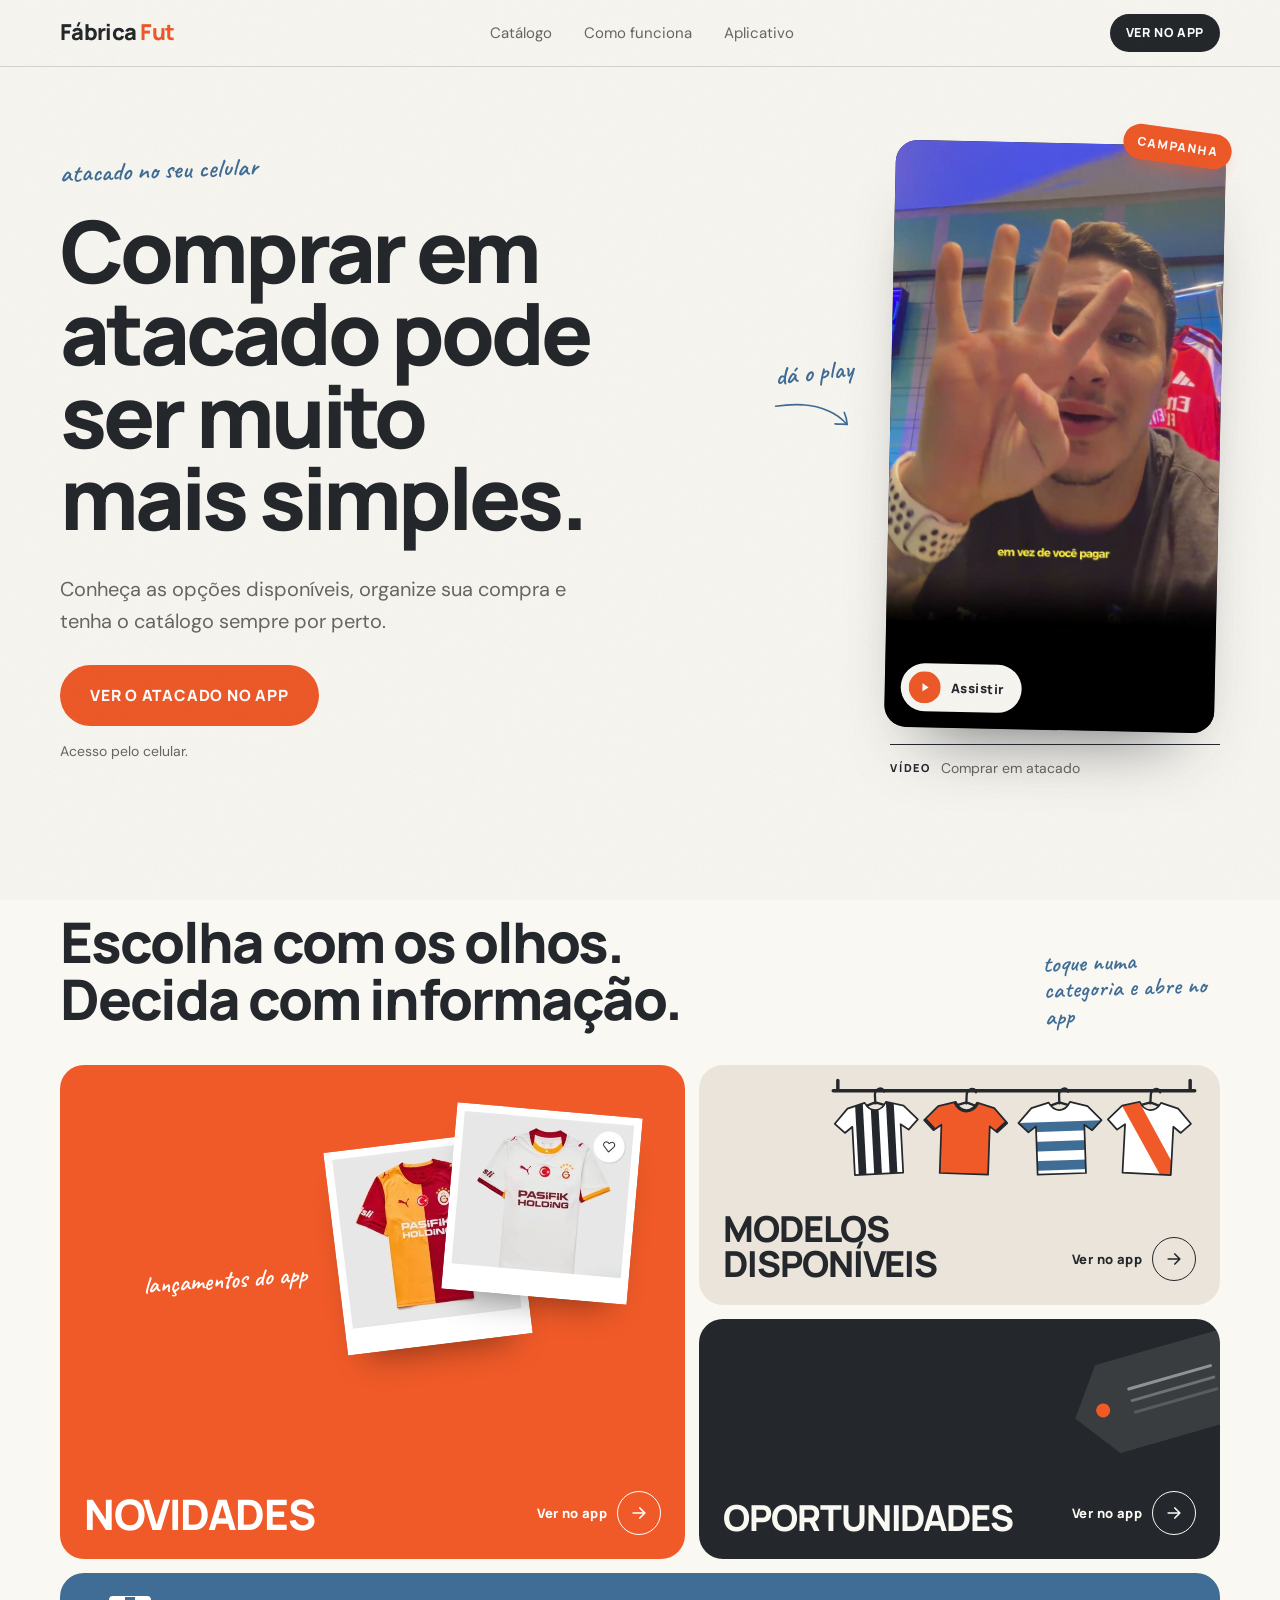
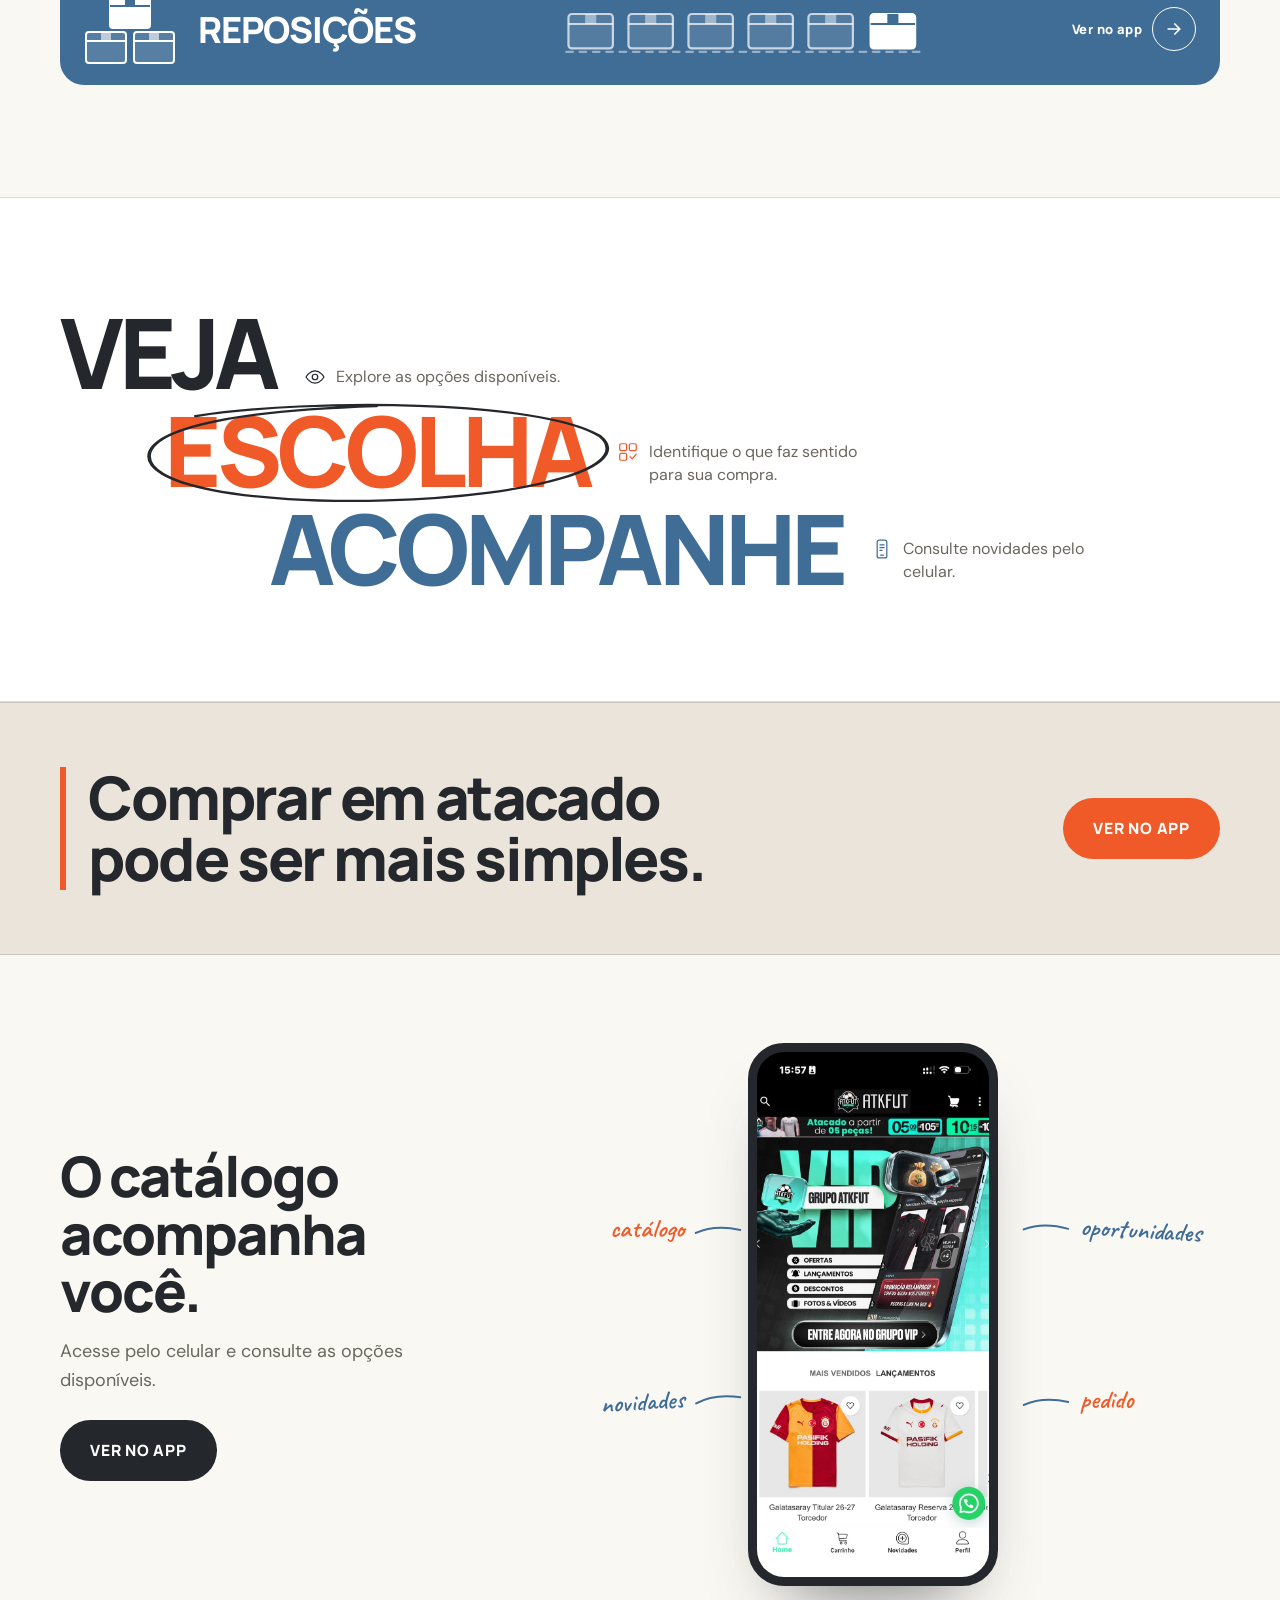
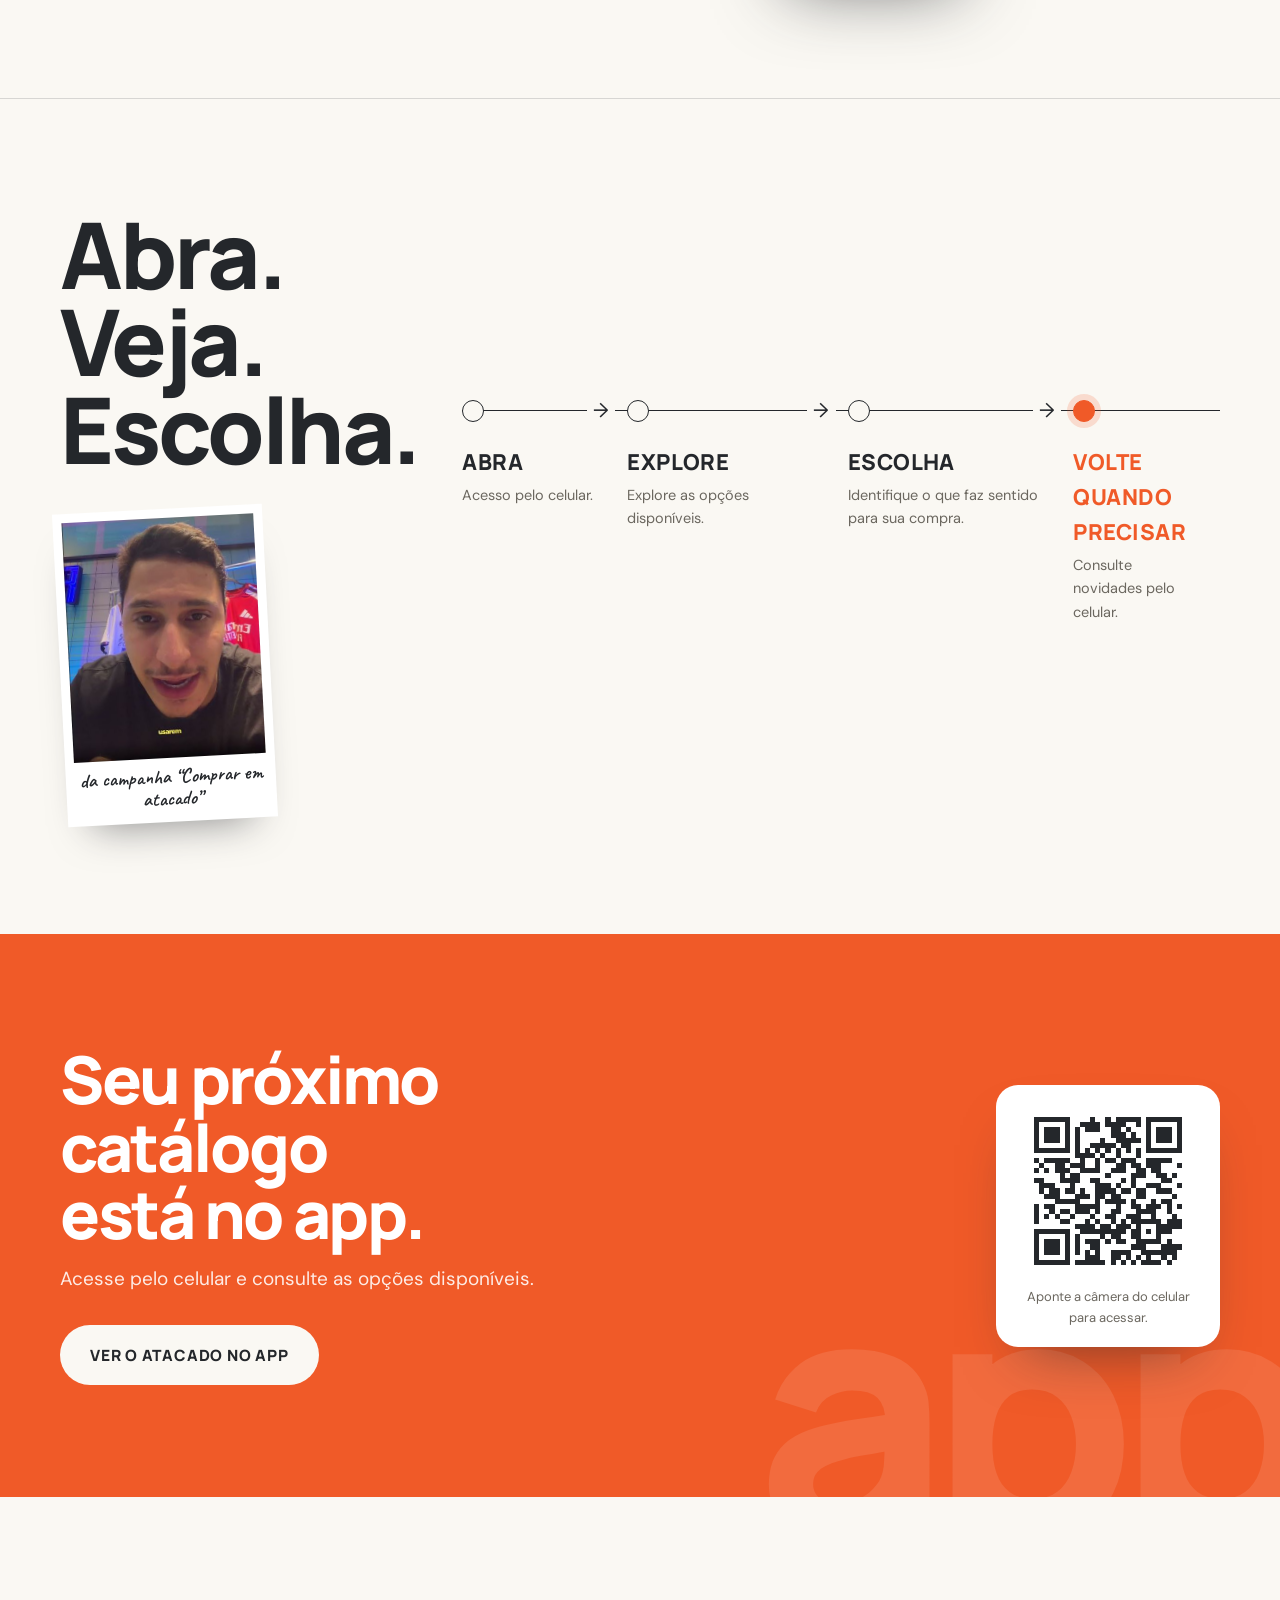
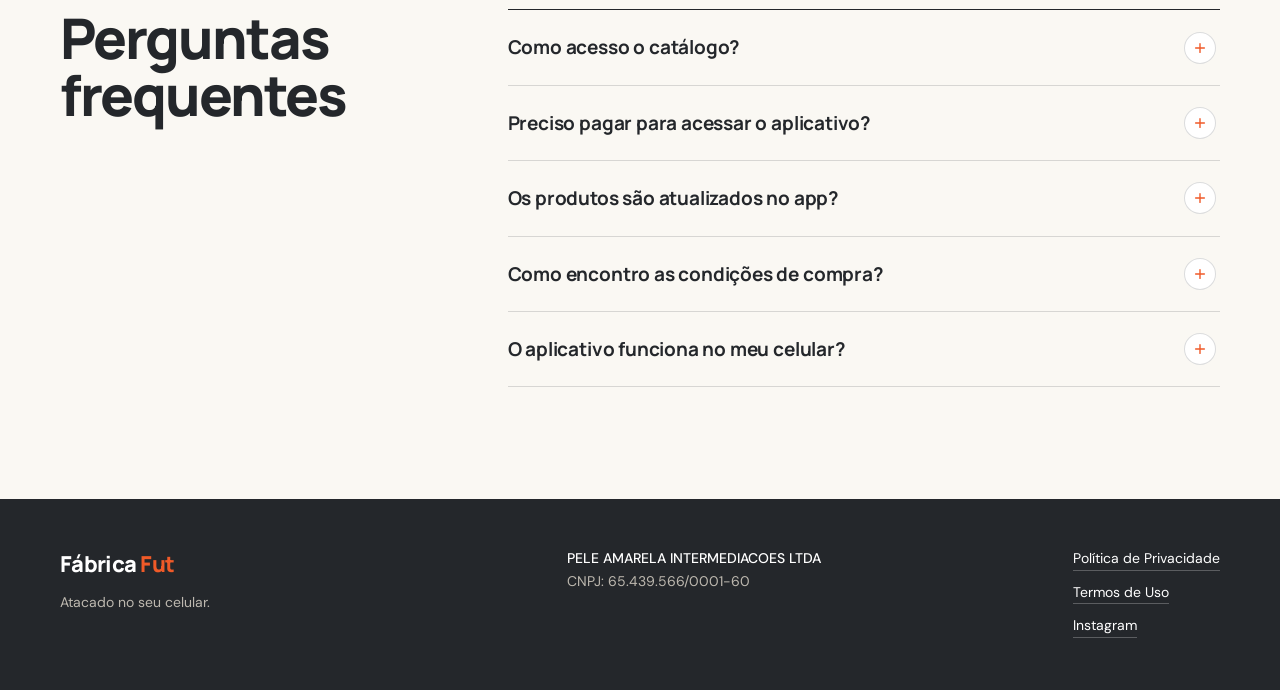
<file: index.html>
<!DOCTYPE html>
<html lang="pt-BR">
<head>
<!-- Google tag (gtag.js) -->
<script async src="https://www.googletagmanager.com/gtag/js?id=AW-18498090596"></script>
<script>
  window.dataLayer = window.dataLayer || [];
  function gtag(){dataLayer.push(arguments);}
  gtag('js', new Date());

  gtag('config', 'AW-18498090596');
</script>
<meta charset="UTF-8">
<meta name="viewport" content="width=device-width, initial-scale=1.0, viewport-fit=cover">
<title>Fábrica Fut — Comprar em atacado pode ser mais simples</title>
<meta name="description" content="Conheça as opções disponíveis, organize sua compra e tenha o catálogo de atacado sempre por perto, no celular.">
<meta name="theme-color" content="#FAF8F3">
<meta property="og:title" content="Fábrica Fut — Comprar em atacado pode ser mais simples">
<meta property="og:description" content="O catálogo de atacado no seu celular.">
<meta property="og:type" content="website">
<meta property="og:image" content="assets/video-capa.jpg">
<link rel="icon" href="data:image/svg+xml,%3Csvg xmlns='http://www.w3.org/2000/svg' viewBox='0 0 64 64'%3E%3Crect width='64' height='64' rx='14' fill='%23F05A28'/%3E%3Cpath d='M20 46V18h24M20 32h18' fill='none' stroke='%23FAF8F3' stroke-width='7' stroke-linecap='round' stroke-linejoin='round'/%3E%3C/svg%3E">
<link rel="preconnect" href="https://fonts.googleapis.com">
<link rel="preconnect" href="https://fonts.gstatic.com" crossorigin>
<link rel="stylesheet" href="https://fonts.googleapis.com/css2?family=Caveat:wght@500;600&family=Manrope:wght@500;700;800&family=DM+Sans:opsz,wght@9..40,400;9..40,500;9..40,700&display=swap">
<link rel="stylesheet" href="style.css?v=14">
</head>
<body>

<!-- ícones de linha -->
<svg width="0" height="0" style="position:absolute" aria-hidden="true">
  <defs>
    <symbol id="i-eye" viewBox="0 0 32 32"><path d="M3 16s5-9 13-9 13 9 13 9-5 9-13 9S3 16 3 16Z"/><circle cx="16" cy="16" r="4"/></symbol>
    <symbol id="i-pick" viewBox="0 0 32 32"><rect x="4" y="4" width="10" height="10" rx="2"/><rect x="18" y="4" width="10" height="10" rx="2"/><rect x="4" y="18" width="10" height="10" rx="2"/><path d="m19 23 3 3 6-7"/></symbol>
    <symbol id="i-phone" viewBox="0 0 32 32"><rect x="9" y="3" width="14" height="26" rx="3"/><path d="M14 25h4"/><path d="M13 10h6M13 14h6M13 18h3"/></symbol>
    <symbol id="i-hanger" viewBox="0 0 120 80"><path d="M60 22a7 7 0 1 1 7-7c0 4-7 6-7 11v4L8 66h104L60 30"/></symbol>
    <symbol id="i-shirt" viewBox="0 0 120 100"><path d="M42 10 26 16 8 34l14 14 10-8v52h56V40l10 8 14-14-18-18-16-6c-2 8-9 13-18 13s-16-5-18-13Z"/></symbol>
    <symbol id="i-tag" viewBox="0 0 120 100"><path d="M64 10h40v40L58 96 18 56Z"/><circle cx="88" cy="26" r="6"/></symbol>
    <symbol id="i-loop" viewBox="0 0 120 100"><path d="M92 38A36 36 0 1 0 96 62"/><path d="M96 20v20H76"/></symbol>
    <symbol id="i-arrow" viewBox="0 0 24 24"><path d="M5 12h14M13 6l6 6-6 6"/></symbol>
    <symbol id="h-arrow" viewBox="0 0 120 70"><path d="M6 10c22 2 52 8 74 26 9 7 15 14 20 24"/><path d="M84 56c6 2 11 3 17 5 1-6 1-12 0-18"/></symbol>
    <symbol id="h-ring" viewBox="0 0 300 110" preserveAspectRatio="none"><path d="M40 20C110 2 250 4 286 40c22 30-40 60-130 64C70 108 6 88 12 56 18 30 70 14 150 10"/></symbol>
    <symbol id="h-tick" viewBox="0 0 60 20" preserveAspectRatio="none"><path d="M2 14c18-6 36-9 56-8"/></symbol>
  </defs>
</svg>

<a class="skip" href="#conteudo">Pular para o conteúdo</a>

<header class="topbar">
  <div class="wrap topbar-in">
    <!-- TODO: substituir o texto pelo logo oficial: [INSERIR_LOGO_FABRICA] -->
    <a href="#" translate="no" class="logo" aria-label="Fábrica Fut, início">Fábrica<span>Fut</span></a>
    <nav class="nav" aria-label="Seções">
      <a href="#catalogo">Catálogo</a>
      <a href="#como-funciona">Como funciona</a>
      <a href="#aplicativo">Aplicativo</a>
    </nav>
    <a class="btn btn-dark btn-sm" href="https://foxappy.com/link?store=atkfut" data-track="fabrica_app_click" data-location="header">VER NO APP</a>
  </div>
</header>

<main id="conteudo">

  <!-- HERO -->
  <section class="hero">
    <div class="wrap hero-grid">
      <div class="hero-head">
        <p class="eyebrow pencil">atacado no seu celular</p>
        <h1>Comprar em atacado pode ser muito mais simples.</h1>
      </div>

      <figure class="hero-video">
        <span class="sticker" aria-hidden="true">Campanha</span>
        <div class="video" data-video-id="NsGeB67Gk3M" data-track-play="fabrica_video_play">
          <button type="button" class="video-poster" aria-label="Assistir ao vídeo: Comprar em atacado">
            <img src="assets/video-capa.jpg" alt="" width="720" height="1280" decoding="async" fetchpriority="high">
            <span class="play" aria-hidden="true">Assistir</span>
          </button>
        </div>
        <figcaption><span>Vídeo</span>Comprar em atacado</figcaption>
        <p class="pencil hero-note" aria-hidden="true">dá o play<svg><use href="#h-arrow"/></svg></p>
      </figure>

      <div class="hero-body">
        <p class="lead">Conheça as opções disponíveis, organize sua compra e tenha o catálogo sempre por perto.</p>
        <a class="btn btn-orange btn-lg" href="https://foxappy.com/link?store=atkfut" data-track="fabrica_app_click" data-location="hero">VER O ATACADO NO APP</a>
        <p class="micro">Acesso pelo celular.</p>
      </div>
    </div>
  </section>

  <!-- SEÇÃO 02 – CATÁLOGO -->
  <section class="catalog" id="catalogo">
    <div class="wrap">
      <div class="sec-head cat-head">
        <h2>Escolha com os olhos.<br>Decida com informação.</h2>
        <p class="pencil cat-hint" aria-hidden="true">toque numa categoria e abre no app</p>
      </div>
      <!-- Categorias conceituais. Quando o cliente enviar fotos reais de produto, elas podem entrar como fundo de cada bloco. -->
      <div class="cat-grid">
        <a class="cat cat-a" href="https://foxappy.com/link?store=atkfut" data-track="fabrica_app_click" data-location="catalogo_novidades">
          <span class="prints" aria-hidden="true">
            <img class="print print-1" src="assets/produto-1.jpg" alt="" width="320" height="320" loading="lazy" decoding="async">
            <img class="print print-2" src="assets/produto-2.jpg" alt="" width="320" height="288" loading="lazy" decoding="async">
            <span class="pencil print-note">lançamentos do app</span>
          </span>
          <span class="cat-foot"><span class="cat-name">NOVIDADES</span><span class="cat-go"><span class="cat-go-t">Ver no app</span><span class="cat-go-ic"><svg class="ic"><use href="#i-arrow"/></svg></span></span></span>
        </a>
        <a class="cat cat-b" href="https://foxappy.com/link?store=atkfut" data-track="fabrica_app_click" data-location="catalogo_modelos">
          <svg class="art-rack" viewBox="0 0 330 96" aria-hidden="true"><defs><clipPath id="fb-kit"><path d="M34 4C37 10 41 12 45 12C49 12 53 10 56 4L74 9L88 24L78 34L70 28L70 78L20 78L20 28L12 34L2 24L16 9Z"/></clipPath></defs><path class="rod" d="M8 12H322M12 12V3M318 12V3"/><g class="kit" style="transform-origin:44px 12px"><g transform="rotate(-3 44 12)"><path class="hanger" d="M44 23V16C44 10 51 8 52 13M17 31L44 22L71 31"/><g transform="translate(6.20 18.64) scale(0.84)"><g clip-path="url(#fb-kit)"><rect class="f-w" width="90" height="80"/><rect class="f-c" x="24" width="8" height="80"/><rect class="f-c" x="40" width="8" height="80"/><rect class="f-c" x="56" width="8" height="80"/></g><path class="kit-line" d="M34 4C37 10 41 12 45 12C49 12 53 10 56 4L74 9L88 24L78 34L70 28L70 78L20 78L20 28L12 34L2 24L16 9Z"/></g></g></g><g class="kit" style="transform-origin:124px 12px"><g transform="rotate(2 124 12)"><path class="hanger" d="M124 23V16C124 10 131 8 132 13M97 31L124 22L151 31"/><g transform="translate(86.20 18.64) scale(0.84)"><g clip-path="url(#fb-kit)"><rect class="f-o" width="90" height="80"/><path class="s-c" d="M34 4C37 10 41 12 45 12C49 12 53 10 56 4" stroke-width="5"/><path class="s-c" d="M2 24L12 34M88 24L78 34" stroke-width="6"/></g><path class="kit-line" d="M34 4C37 10 41 12 45 12C49 12 53 10 56 4L74 9L88 24L78 34L70 28L70 78L20 78L20 28L12 34L2 24L16 9Z"/></g></g></g><g class="kit" style="transform-origin:204px 12px"><g transform="rotate(-2 204 12)"><path class="hanger" d="M204 23V16C204 10 211 8 212 13M177 31L204 22L231 31"/><g transform="translate(166.20 18.64) scale(0.84)"><g clip-path="url(#fb-kit)"><rect class="f-w" width="90" height="80"/><rect class="f-b" y="24" width="90" height="10"/><rect class="f-b" y="44" width="90" height="10"/><rect class="f-b" y="64" width="90" height="10"/></g><path class="kit-line" d="M34 4C37 10 41 12 45 12C49 12 53 10 56 4L74 9L88 24L78 34L70 28L70 78L20 78L20 28L12 34L2 24L16 9Z"/></g></g></g><g class="kit" style="transform-origin:284px 12px"><g transform="rotate(3 284 12)"><path class="hanger" d="M284 23V16C284 10 291 8 292 13M257 31L284 22L311 31"/><g transform="translate(246.20 18.64) scale(0.84)"><g clip-path="url(#fb-kit)"><rect class="f-w" width="90" height="80"/><path class="f-o" d="M14 6L32 2L80 80L60 80Z"/></g><path class="kit-line" d="M34 4C37 10 41 12 45 12C49 12 53 10 56 4L74 9L88 24L78 34L70 28L70 78L20 78L20 28L12 34L2 24L16 9Z"/></g></g></g></svg>
          <span class="cat-foot"><span class="cat-name">MODELOS<br>DISPONÍVEIS</span><span class="cat-go"><span class="cat-go-t">Ver no app</span><span class="cat-go-ic"><svg class="ic"><use href="#i-arrow"/></svg></span></span></span>
        </a>
        <a class="cat cat-c" href="https://foxappy.com/link?store=atkfut" data-track="fabrica_app_click" data-location="catalogo_oportunidades">
          <span class="art-tag" aria-hidden="true"></span>
          <span class="cat-foot"><span class="cat-name">OPORTUNIDADES</span><span class="cat-go"><span class="cat-go-t">Ver no app</span><span class="cat-go-ic"><svg class="ic"><use href="#i-arrow"/></svg></span></span></span>
        </a>
        <a class="cat cat-d" href="https://foxappy.com/link?store=atkfut" data-track="fabrica_app_click" data-location="catalogo_reposicoes">
          <svg class="art-boxes" viewBox="0 0 92 72" aria-hidden="true"><g class="bx"><rect class="box" x="2" y="39" width="40" height="31" rx="3"/><path class="lid" d="M2 48H42"/><rect class="tape" x="17" y="39" width="10" height="9"/></g><g class="bx"><rect class="box" x="50" y="39" width="40" height="31" rx="3"/><path class="lid" d="M50 48H90"/><rect class="tape" x="65" y="39" width="10" height="9"/></g><g class="bx bx-top"><rect class="box" x="26" y="4" width="40" height="31" rx="3"/><path class="lid" d="M26 13H66"/><rect class="tape" x="41" y="4" width="10" height="9"/></g></svg>
          <span class="cat-d-text"><span class="cat-name">REPOSIÇÕES</span></span>
          <svg class="shelf" viewBox="0 0 324 46" aria-hidden="true"><path class="shelf-line" d="M2 43H322"/><g class="bx"><rect class="box" x="4" y="9" width="40" height="31" rx="3"/><path class="lid" d="M4 18H44"/><rect class="tape" x="19" y="9" width="10" height="9"/></g><g class="bx"><rect class="box" x="58" y="9" width="40" height="31" rx="3"/><path class="lid" d="M58 18H98"/><rect class="tape" x="73" y="9" width="10" height="9"/></g><g class="bx"><rect class="box" x="112" y="9" width="40" height="31" rx="3"/><path class="lid" d="M112 18H152"/><rect class="tape" x="127" y="9" width="10" height="9"/></g><g class="bx"><rect class="box" x="166" y="9" width="40" height="31" rx="3"/><path class="lid" d="M166 18H206"/><rect class="tape" x="181" y="9" width="10" height="9"/></g><g class="bx"><rect class="box" x="220" y="9" width="40" height="31" rx="3"/><path class="lid" d="M220 18H260"/><rect class="tape" x="235" y="9" width="10" height="9"/></g><g class="bx bx-new"><rect class="box" x="276" y="9" width="40" height="31" rx="3"/><path class="lid" d="M276 18H316"/><rect class="tape" x="291" y="9" width="10" height="9"/></g></svg>
          <span class="cat-go"><span class="cat-go-t">Ver no app</span><span class="cat-go-ic"><svg class="ic"><use href="#i-arrow"/></svg></span></span>
        </a>
      </div>
    </div>
  </section>

  <!-- SEÇÃO 03 -->
  <section class="consult">
    <div class="wrap consult-grid">
      <h2 class="sr-only">Tudo o que você precisa consultar antes da compra.</h2>
      <div class="consult-cols">
        <div class="col">
          <h3>VEJA</h3>
          <p><svg class="col-ic" aria-hidden="true"><use href="#i-eye"/></svg><span>Explore as opções disponíveis.</span></p>
        </div>
        <div class="col">
          <h3><span class="ringed">ESCOLHA<svg aria-hidden="true"><use href="#h-ring"/></svg></span></h3>
          <p><svg class="col-ic" aria-hidden="true"><use href="#i-pick"/></svg><span>Identifique o que faz sentido para sua compra.</span></p>
        </div>
        <div class="col">
          <h3>ACOMPANHE</h3>
          <p><svg class="col-ic" aria-hidden="true"><use href="#i-phone"/></svg><span>Consulte novidades pelo celular.</span></p>
        </div>
      </div>
    </div>
  </section>

  <!-- FAIXA EDITORIAL -->
  <section class="quote" aria-label="Ideia da marca">
    <div class="wrap quote-in">
      <p class="quote-text">Comprar em atacado pode ser mais simples.</p>
      <a class="btn btn-orange btn-lg" href="https://foxappy.com/link?store=atkfut" data-track="fabrica_app_click" data-location="faixa_ideia">VER NO APP</a>
    </div>
  </section>

  <!-- SEÇÃO 04 -->
  <section class="app" id="aplicativo">
    <div class="wrap app-grid">
      <div class="app-copy">
        <h2>O catálogo acompanha você.</h2>
        <p class="app-text">Acesse pelo celular e consulte as opções disponíveis.</p>
        <a class="btn btn-dark btn-lg app-btn" href="https://foxappy.com/link?store=atkfut" data-track="fabrica_app_click" data-location="aplicativo">VER NO APP</a>
      </div>
      <div class="app-visual">
        <ul class="notes notes-left">
          <li>CATÁLOGO</li>
          <li>NOVIDADES</li>
        </ul>
        <div class="screen">
          <img src="assets/tela-app.jpg" alt="Tela inicial do aplicativo com o catálogo" width="736" height="1600" loading="lazy" decoding="async">
        </div>
        <ul class="notes notes-right">
          <li>OPORTUNIDADES</li>
          <li>PEDIDO</li>
        </ul>
      </div>
    </div>
  </section>

  <!-- SEÇÃO 05 -->
  <section class="journey" id="como-funciona">
    <div class="wrap journey-grid">
      <div class="journey-side">
        <h2 class="journey-title">Abra.<br>Veja.<br>Escolha.</h2>
        <figure class="snap" aria-hidden="true">
          <img src="assets/quadro.jpg" alt="" width="405" height="720" loading="lazy" decoding="async">
          <figcaption class="pencil">da campanha “Comprar em atacado”</figcaption>
        </figure>
      </div>
      <ol class="path">
        <li><b>ABRA</b><span>Acesso pelo celular.</span></li>
        <li><b>EXPLORE</b><span>Explore as opções disponíveis.</span></li>
        <li><b>ESCOLHA</b><span>Identifique o que faz sentido para sua compra.</span></li>
        <li><b>VOLTE QUANDO PRECISAR</b><span>Consulte novidades pelo celular.</span></li>
      </ol>
    </div>
  </section>

  <!-- CTA FINAL -->
  <section class="final" id="acessar">
    <div class="wrap final-grid">
      <div class="final-copy">
        <h2>Seu próximo catálogo está no app.</h2>
        <p>Acesse pelo celular e consulte as opções disponíveis.</p>
        <a class="btn btn-paper btn-lg" href="https://foxappy.com/link?store=atkfut" data-track="fabrica_app_click" data-location="cta_final">VER O ATACADO NO APP</a>
      </div>
      <div class="qr" data-track-view="fabrica_qrcode_view">
        <div class="qr-code" role="img" aria-label="QR Code para acessar o aplicativo">
          <svg viewBox="-2 -2 33 33" shape-rendering="crispEdges"><path fill="#ffffff" d="M-2 -2h33v33H-2z"/><path stroke="#24272B" d="M0 0.5h7m4 0h1m2 0h1m1 0h5m1 0h7M0 1.5h1m5 0h1m2 0h4m1 0h4m2 0h1m1 0h1m5 0h1M0 2.5h1m1 0h3m1 0h1m1 0h1m1 0h3m2 0h2m1 0h1m3 0h1m1 0h3m1 0h1M0 3.5h1m1 0h3m1 0h1m1 0h1m6 0h3m1 0h1m2 0h1m1 0h3m1 0h1M0 4.5h1m1 0h3m1 0h1m1 0h1m4 0h1m2 0h5m1 0h1m1 0h3m1 0h1M0 5.5h1m5 0h1m1 0h1m2 0h5m1 0h2m3 0h1m5 0h1M0 6.5h7m1 0h1m1 0h1m1 0h1m1 0h1m1 0h1m1 0h1m1 0h1m1 0h7M8 7.5h4m1 0h1m2 0h1m3 0h1M0 8.5h1m1 0h5m2 0h1m2 0h1m1 0h2m1 0h3m2 0h5M1 9.5h1m2 0h2m1 0h3m2 0h1m3 0h2m1 0h2m1 0h3m3 0h1M0 10.5h1m1 0h1m1 0h3m2 0h4m2 0h3m2 0h2m1 0h2M5 11.5h1m1 0h2m5 0h1m4 0h3m2 0h2m1 0h1M0 12.5h2m3 0h4m2 0h2m4 0h1m1 0h1m5 0h2M1 13.5h3m3 0h1m4 0h3m1 0h1m2 0h1m2 0h3m3 0h1M1 14.5h1m1 0h2m1 0h2m1 0h1m2 0h4m1 0h2m1 0h2m2 0h3M2 15.5h3m3 0h3m1 0h2m1 0h2m3 0h2m5 0h1M4 16.5h5m3 0h1m1 0h4m1 0h1m3 0h1m1 0h2M0 17.5h1m1 0h2m4 0h5m3 0h1m2 0h2m1 0h3m1 0h1m1 0h1M0 18.5h1m2 0h1m1 0h2m1 0h3m1 0h1m2 0h2m3 0h4m2 0h1M0 19.5h1m1 0h1m1 0h1m2 0h1m3 0h1m2 0h2m2 0h3m2 0h1m3 0h1M0 20.5h1m4 0h2m3 0h1m1 0h1m2 0h1m1 0h1m1 0h6m1 0h3M8 21.5h4m1 0h2m1 0h3m1 0h1m3 0h5M0 22.5h7m2 0h9m1 0h2m1 0h1m1 0h3M0 23.5h1m5 0h1m1 0h1m4 0h1m1 0h2m2 0h2m3 0h1M0 24.5h1m1 0h3m1 0h1m1 0h1m1 0h3m1 0h1m1 0h2m2 0h5m1 0h1M0 25.5h1m1 0h3m1 0h1m1 0h1m2 0h2m6 0h3m3 0h4M0 26.5h1m1 0h3m1 0h1m1 0h1m1 0h1m1 0h1m2 0h4m2 0h7M0 27.5h1m5 0h1m3 0h3m2 0h2m1 0h1m1 0h1m1 0h1m2 0h1m1 0h1M0 28.5h7m1 0h6m1 0h1m1 0h1m1 0h1m1 0h4m1 0h1"/></svg>
        </div>
        <p>Aponte a câmera do celular para acessar.</p>
      </div>
    </div>
  </section>

  <!-- FAQ -->
  <section class="faq" id="duvidas">
    <div class="wrap faq-grid">
      <div class="sec-head">
        <h2>Perguntas frequentes</h2>
      </div>
      <div class="faq-list">
        <details>
          <summary>Como acesso o catálogo?</summary>
          <p>Pelo aplicativo. Toque em “Ver o atacado no app” para abrir o catálogo no celular.</p>
        </details>
        <details>
          <summary>Preciso pagar para acessar o aplicativo?</summary>
          <p>Não. O download do aplicativo é gratuito.</p>
        </details>
        <details>
          <summary>Os produtos são atualizados no app?</summary>
          <p>As opções disponíveis são consultadas diretamente no aplicativo.</p>
        </details>
        <details>
          <summary>Como encontro as condições de compra?</summary>
          <p>No próprio aplicativo, ao consultar as opções disponíveis.</p>
        </details>
        <details>
          <summary>O aplicativo funciona no meu celular?</summary>
          <p>O aplicativo está disponível para Android e iPhone. O link identifica o seu aparelho automaticamente.</p>
        </details>
      </div>
    </div>
  </section>
</main>

<footer class="footer">
  <div class="wrap footer-in">
    <div>
      <a href="#" translate="no" class="logo" aria-label="Fábrica Fut, início">Fábrica<span>Fut</span></a>
      <p class="footer-note">Atacado no seu celular.</p>
    </div>
    <div class="footer-company">
      <p><strong>PELE AMARELA INTERMEDIACOES LTDA</strong><br>CNPJ: 65.439.566/0001-60</p>
    </div>
    <nav class="footer-links" aria-label="Links institucionais">
      <a href="politica-de-privacidade.html">Política de Privacidade</a>
      <a href="termos-de-uso.html">Termos de Uso</a>
      <!-- TODO: substituir pelo link real: [INSERIR_INSTAGRAM_FABRICA] -->
      <a href="#" data-instagram data-track="fabrica_instagram_click" data-location="footer" target="_blank" rel="noopener">Instagram</a>
    </nav>
  </div>
</footer>

<div class="sticky-cta">
  <a class="btn btn-orange btn-block" href="https://foxappy.com/link?store=atkfut" data-track="fabrica_app_click" data-location="sticky_mobile">VER NO APP</a>
</div>

<script src="main.js?v=4"></script>
</body>
</html>
</file>
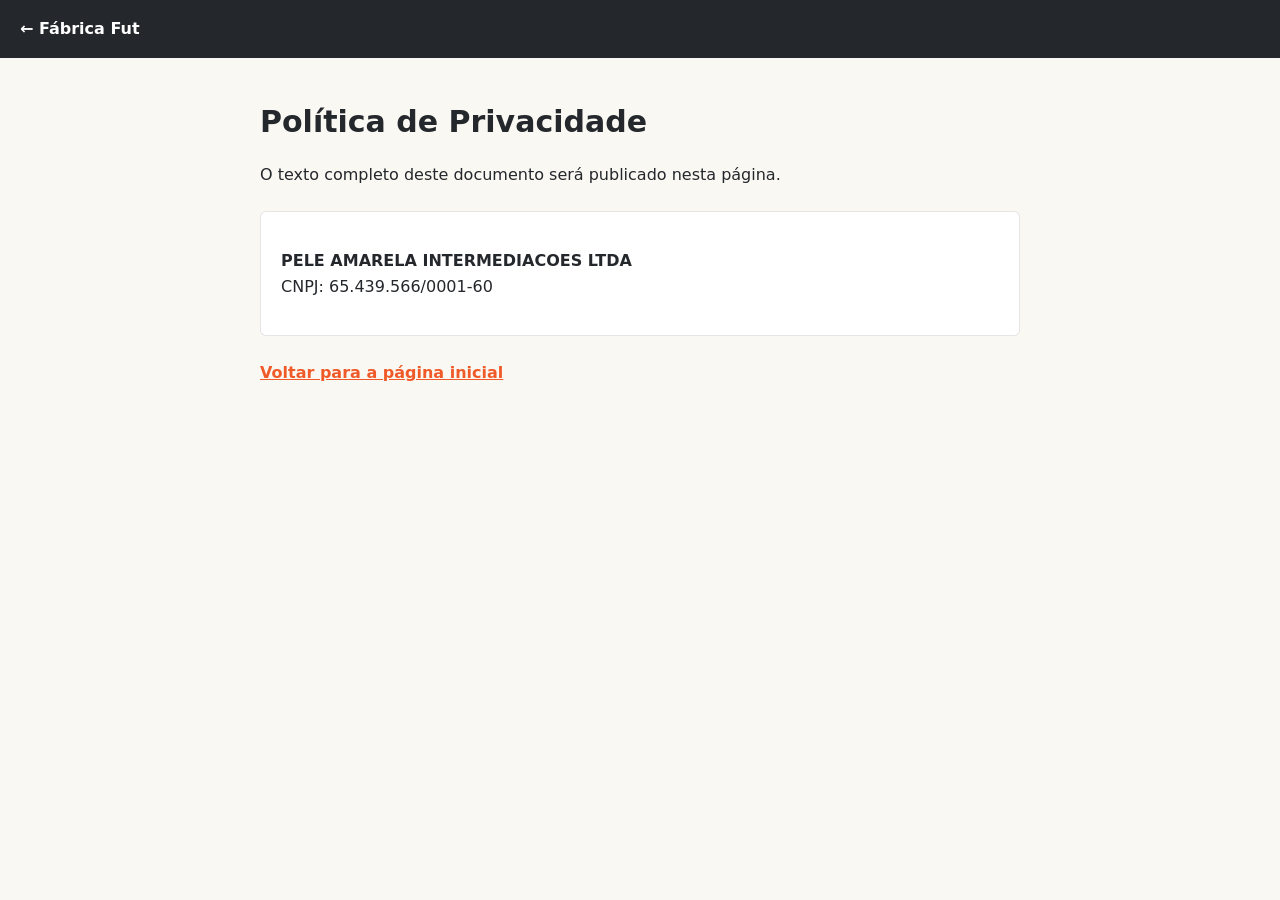
<file: politica-de-privacidade.html>
<!DOCTYPE html>
<html lang="pt-BR">
<head>
<!-- Google tag (gtag.js) -->
<script async src="https://www.googletagmanager.com/gtag/js?id=AW-18498090596"></script>
<script>
  window.dataLayer = window.dataLayer || [];
  function gtag(){dataLayer.push(arguments);}
  gtag('js', new Date());

  gtag('config', 'AW-18498090596');
</script>
<meta charset="UTF-8">
<meta name="viewport" content="width=device-width, initial-scale=1.0">
<meta name="robots" content="noindex">
<title>Política de Privacidade — Fábrica Fut</title>
<style>
  body{margin:0;background:#FAF8F3;color:#24272B;font-family:'DM Sans',system-ui,-apple-system,'Segoe UI',sans-serif;line-height:1.6}
  header{background:#24272B;padding:16px 20px}
  header a{color:#fff;text-decoration:none;font-weight:700}
  main{max-width:760px;margin:0 auto;padding:40px 20px 64px}
  h1{font-size:30px;margin:0 0 16px}
  .box{background:#fff;border:1px solid rgba(0,0,0,.1);border-radius:6px;padding:20px;margin:24px 0}
  a.back{color:#F05A28;font-weight:600}
</style>
</head>
<body>
<header><a href="index.html">← Fábrica Fut</a></header>
<main>
  <h1>Política de Privacidade</h1>
  <!-- TODO: inserir aqui o texto oficial de Política de Privacidade fornecido pelo cliente. -->
  <p>O texto completo deste documento será publicado nesta página.</p>
  <div class="box">
    <p><strong>PELE AMARELA INTERMEDIACOES LTDA</strong><br>CNPJ: 65.439.566/0001-60</p>
  </div>
  <p><a class="back" href="index.html">Voltar para a página inicial</a></p>
</main>
</body>
</html>
</file>
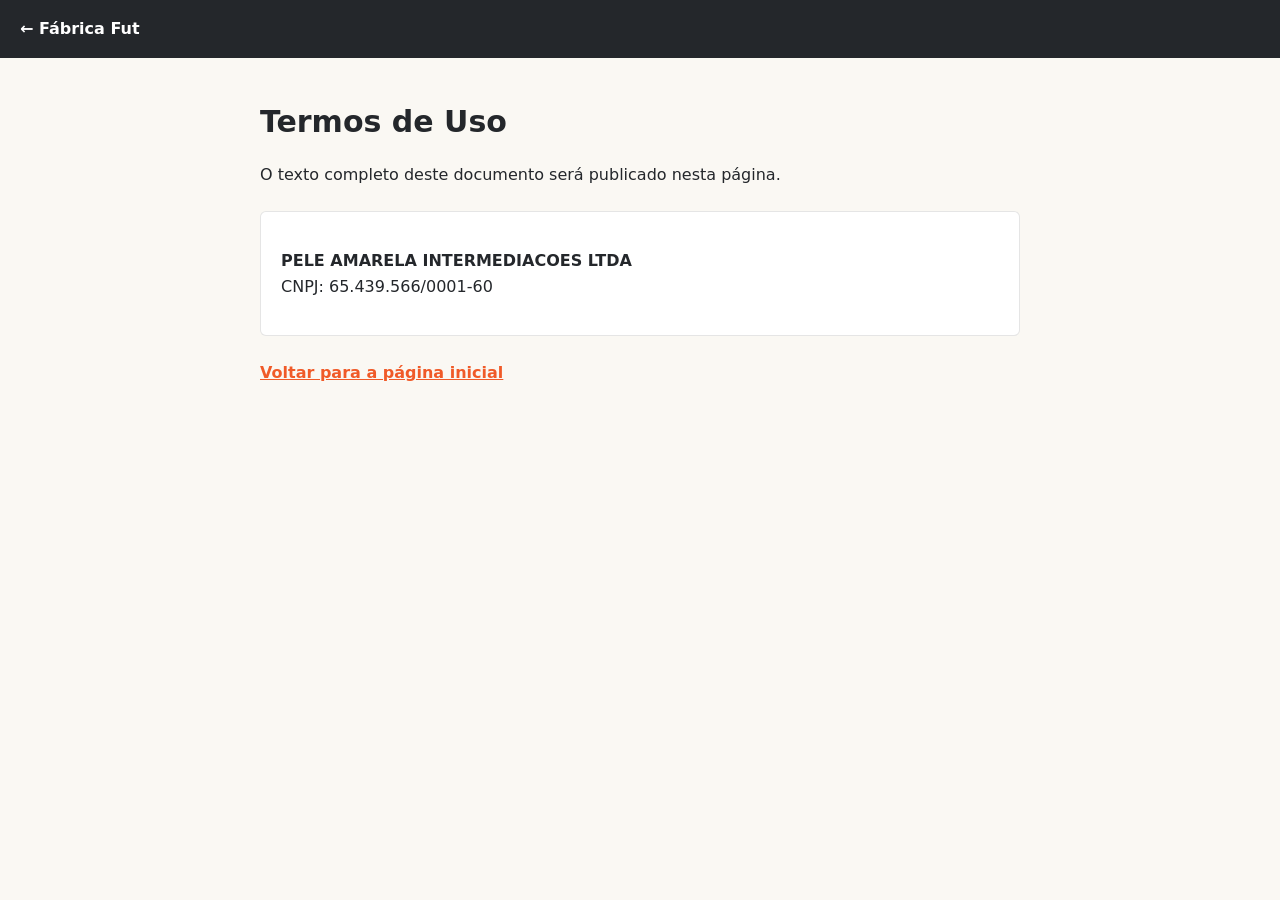
<file: termos-de-uso.html>
<!DOCTYPE html>
<html lang="pt-BR">
<head>
<!-- Google tag (gtag.js) -->
<script async src="https://www.googletagmanager.com/gtag/js?id=AW-18498090596"></script>
<script>
  window.dataLayer = window.dataLayer || [];
  function gtag(){dataLayer.push(arguments);}
  gtag('js', new Date());

  gtag('config', 'AW-18498090596');
</script>
<meta charset="UTF-8">
<meta name="viewport" content="width=device-width, initial-scale=1.0">
<meta name="robots" content="noindex">
<title>Termos de Uso — Fábrica Fut</title>
<style>
  body{margin:0;background:#FAF8F3;color:#24272B;font-family:'DM Sans',system-ui,-apple-system,'Segoe UI',sans-serif;line-height:1.6}
  header{background:#24272B;padding:16px 20px}
  header a{color:#fff;text-decoration:none;font-weight:700}
  main{max-width:760px;margin:0 auto;padding:40px 20px 64px}
  h1{font-size:30px;margin:0 0 16px}
  .box{background:#fff;border:1px solid rgba(0,0,0,.1);border-radius:6px;padding:20px;margin:24px 0}
  a.back{color:#F05A28;font-weight:600}
</style>
</head>
<body>
<header><a href="index.html">← Fábrica Fut</a></header>
<main>
  <h1>Termos de Uso</h1>
  <!-- TODO: inserir aqui o texto oficial de Termos de Uso fornecido pelo cliente. -->
  <p>O texto completo deste documento será publicado nesta página.</p>
  <div class="box">
    <p><strong>PELE AMARELA INTERMEDIACOES LTDA</strong><br>CNPJ: 65.439.566/0001-60</p>
  </div>
  <p><a class="back" href="index.html">Voltar para a página inicial</a></p>
</main>
</body>
</html>
</file>
<file: style.css>
/* Conceito: catálogo editorial — muito papel em branco, tipografia grande, linhas finas e uma faixa laranja como ponto alto. */
:root{
  --paper: #FAF8F3;
  --orange: #F05A28;
  --orange-2: #D9481A;
  --coal: #24272B;
  --sand: #EAE4DA;
  --blue: #406D96;
  --white: #FFFFFF;
  --line: rgba(36,39,43,.16);
  --muted: #6B675F;
  --title: 'Manrope', system-ui, sans-serif;
  --body: 'DM Sans', system-ui, -apple-system, 'Segoe UI', sans-serif;
  color-scheme: light;
}

*{ box-sizing:border-box; }
html{ scroll-behavior:smooth; -webkit-text-size-adjust:100%; }
body{ margin:0; background:var(--paper); color:var(--coal); font-family:var(--body); font-size:16.5px; line-height:1.6; -webkit-font-smoothing:antialiased; overflow-x:hidden; }
img{ max-width:100%; display:block; }
h1,h2,h3{ margin:0; font-family:var(--title); text-wrap:balance; }
p{ margin:0; }
a{ color:inherit; }
:focus-visible{ outline:2px solid var(--orange); outline-offset:3px; }
.wrap{ max-width:1200px; margin:0 auto; padding-inline:20px; }
.skip{ position:absolute; left:-9999px; top:8px; background:var(--coal); color:var(--white); padding:8px 14px; z-index:100; }
.skip:focus{ left:12px; }
.ic{ width:20px; height:20px; fill:none; stroke:currentColor; stroke-width:2; stroke-linecap:round; stroke-linejoin:round; flex:none; }

/* botões */
.btn{ display:inline-flex; align-items:center; justify-content:center; gap:10px; font-family:var(--title); font-weight:800; letter-spacing:.05em; text-decoration:none; white-space:nowrap; border-radius:999px; transition:background .15s, transform .2s, gap .2s; }
.btn:hover{ transform:translateY(-2px); gap:14px; }
.btn-orange{ background:var(--orange); color:var(--white); }
.btn-orange:hover{ background:var(--orange-2); }
.btn-dark{ background:var(--coal); color:var(--white); }
.btn-paper{ background:var(--paper); color:var(--coal); }
.btn-paper:hover{ background:var(--white); }
.btn-sm{ padding:9px 16px; font-size:12.5px; }
.btn-sm:hover{ gap:10px; }
.btn-lg{ padding:18px 30px; font-size:15.5px; min-height:60px; }
.btn-block{ width:100%; padding:16px; font-size:15px; min-height:54px; }
.btn-block:hover{ transform:none; }

/* topo */
.topbar{ position:sticky; top:env(safe-area-inset-top, 0px); z-index:30; background:rgba(250,248,243,.92); border-bottom:1px solid var(--line); }
.topbar-in{ display:flex; align-items:center; justify-content:space-between; gap:16px; min-height:66px; }
.logo{ font-family:var(--title); font-weight:800; font-size:22px; letter-spacing:-.03em; text-decoration:none; white-space:nowrap; }
.logo span{ color:var(--orange); margin-left:4px; }
.nav{ display:none; gap:32px; font-size:15px; }
.nav a{ text-decoration:none; color:var(--muted); position:relative; }
.nav a::after{ content:""; position:absolute; left:0; right:100%; bottom:-4px; height:1px; background:var(--orange); transition:right .2s; }
.nav a:hover{ color:var(--coal); }
.nav a:hover::after{ right:0; }
@media (min-width:880px){ .nav{ display:flex; } }

/* hero */
.hero{ position:relative; overflow:hidden; padding-block:28px 40px; }
.hero-grid{ position:relative; z-index:1; display:grid; grid-template-areas:"head" "video" "body"; gap:26px; }
.hero-head{ grid-area:head; min-width:0; }
.hero-video{ grid-area:video; margin:0; }
.hero-body{ grid-area:body; min-width:0; }
@media (min-width:960px){
  .hero{ padding-block:76px 40px; }
  .hero-grid{ grid-template-columns:1.3fr .7fr; grid-template-areas:"head video" "body video"; column-gap:80px; row-gap:34px; }
  .hero-head{ align-self:end; }
  .hero-body{ align-self:start; }
}
.eyebrow, .kicker{ font-family:var(--title); font-weight:800; font-size:12px; letter-spacing:.2em; text-transform:uppercase; color:var(--orange); margin-bottom:20px; display:flex; align-items:center; gap:12px; }
.eyebrow::before, .kicker::before{ content:""; width:32px; height:1px; background:currentColor; }
.hero h1{ font-weight:800; font-size:clamp(40px, 8.4vw, 86px); line-height:.96; letter-spacing:-.045em; }
.hero h1 em{ font-style:normal; color:var(--orange); }
.lead{ font-size:clamp(17px, 2vw, 20px); color:var(--muted); max-width:40ch; margin-bottom:28px; }
.micro{ margin-top:14px; font-size:14px; color:var(--muted); }
@media (max-width:959px){ .hero-body .btn-lg{ width:100%; } }

.hero-video{ position:relative; width:min(100%, 270px); margin-inline:auto; }
@media (min-width:960px){ .hero-video{ width:100%; max-width:330px; margin:0 0 0 auto; } }
.sticker{ position:absolute; z-index:2; top:-14px; right:-12px; transform:rotate(8deg); background:var(--orange); color:var(--white); font-family:var(--title); font-weight:800; font-size:12px; letter-spacing:.14em; text-transform:uppercase; padding:8px 14px; border-radius:999px; box-shadow:0 10px 20px -10px rgba(240,90,40,.8); }
.hero-video figcaption{ display:flex; align-items:center; gap:10px; padding-top:12px; margin-top:14px; border-top:1px solid var(--coal); font-size:14px; color:var(--muted); }
.hero-video figcaption span{ font-family:var(--title); font-weight:800; font-size:11px; letter-spacing:.16em; text-transform:uppercase; color:var(--coal); }
.video{ position:relative; aspect-ratio:9 / 16; background:var(--coal); border-radius:22px; overflow:hidden; box-shadow:0 40px 70px -40px rgba(36,39,43,.7); }
.video iframe{ position:absolute; inset:0; width:100%; height:100%; border:0; }
.video-poster{ position:absolute; inset:0; padding:0; border:0; background:var(--coal); cursor:pointer; }
.video-poster img{ width:100%; height:100%; object-fit:cover; transition:transform .5s; }
.video-poster:hover img{ transform:scale(1.04); }
.play{ position:absolute; left:16px; bottom:16px; display:inline-flex; align-items:center; gap:10px; background:var(--paper); color:var(--coal); border-radius:999px; padding:8px 18px 8px 8px; font-family:var(--title); font-weight:800; font-size:13px; letter-spacing:.04em; transition:transform .2s; }
.play::before{ content:""; width:32px; height:32px; border-radius:50%; background:var(--orange) url("data:image/svg+xml,%3Csvg xmlns='http://www.w3.org/2000/svg' viewBox='0 0 16 16'%3E%3Cpath d='M6 4.5v7l5.5-3.5z' fill='%23fff'/%3E%3C/svg%3E") center/18px no-repeat; }
.video-poster:hover .play{ transform:translateY(-3px); }

.hero-word{ position:relative; z-index:0; margin:20px 0 0; font-family:var(--title); font-weight:800; font-size:clamp(80px, 23vw, 330px); line-height:.8; letter-spacing:-.06em; color:var(--sand); white-space:nowrap; text-align:center; user-select:none; }

/* seções */
section{ padding-block:64px; }
@media (min-width:960px){ section{ padding-block:112px; } }
.sec-head{ margin-bottom:38px; }
h2{ font-weight:800; font-size:clamp(32px, 5.2vw, 56px); line-height:1.02; letter-spacing:-.035em; }

/* 02 catálogo — blocos divididos, cada um com uma composição gráfica (sem produtos inventados) */
.catalog{ padding-top:24px; }
.cat-grid{ display:grid; gap:12px; }
@media (min-width:760px){
  .cat-grid{ grid-template-columns:1.2fr 1fr; gap:14px; }
  .cat-a{ grid-row:span 2; min-height:500px; }
  .cat-d{ grid-column:span 2; }
}
.cat{ position:relative; overflow:hidden; isolation:isolate; display:flex; flex-direction:column; gap:18px; padding:24px; min-height:240px; border-radius:24px; text-decoration:none; transition:transform .3s cubic-bezier(.2,.8,.2,1), box-shadow .3s; }
.cat:hover{ transform:translateY(-5px); box-shadow:0 30px 50px -32px rgba(36,39,43,.55); }
.cat-label{ align-self:flex-start; font-family:var(--title); font-size:11px; font-weight:800; letter-spacing:.16em; padding:5px 11px; border-radius:999px; border:1px solid currentColor; opacity:.8; font-variant-numeric:tabular-nums; }
.cat-foot{ margin-top:auto; display:flex; align-items:flex-end; justify-content:space-between; gap:16px; }
.cat-name{ font-family:var(--title); font-weight:800; font-size:clamp(26px, 3.4vw, 42px); line-height:.98; letter-spacing:-.03em; }
.cat-go{ display:inline-flex; align-items:center; gap:10px; flex:none; font-family:var(--title); font-weight:800; font-size:13px; letter-spacing:.03em; }
.cat-go-ic{ width:44px; height:44px; border-radius:50%; display:flex; align-items:center; justify-content:center; border:1px solid currentColor; transition:transform .3s, background .3s, color .3s, border-color .3s; }
.cat:hover .cat-go-ic{ transform:rotate(-45deg); }
@media (max-width:520px){ .cat-go-t{ display:none; } }

.cat-a{ background:var(--orange); color:var(--white); }
.cat-a:hover .cat-go-ic{ background:var(--white); color:var(--orange); }
.cat-b{ background:var(--sand); color:var(--coal); }
.cat-b:hover .cat-go-ic{ background:var(--coal); color:var(--sand); }
.cat-c{ background:var(--coal); color:var(--paper); }
.cat-c:hover .cat-go-ic{ background:var(--orange); border-color:var(--orange); color:var(--white); }
.cat-d{ background:var(--blue); color:var(--white); flex-direction:row; align-items:center; gap:22px; min-height:0; padding:20px 24px; }
.cat-d:hover .cat-go-ic{ background:var(--white); color:var(--blue); }
.cat-b .cat-name, .cat-c .cat-name{ font-size:clamp(26px, 2.8vw, 36px); }
.cat-d-text{ display:flex; flex-direction:column; gap:10px; margin-right:auto; }
.cat-d .cat-name{ font-size:clamp(26px, 3vw, 36px); }

/* Novidades: cartões de catálogo empilhados */
.art-stack{ position:absolute; z-index:-1; right:12%; top:13%; width:min(46%, 240px); aspect-ratio:3 / 4; }
.art-stack i{ position:absolute; inset:0; border-radius:18px; background:rgba(255,255,255,.12); border:1.5px solid rgba(255,255,255,.55); transition:transform .45s cubic-bezier(.2,.8,.2,1); }
.art-stack i:nth-child(1){ transform:rotate(-14deg) translate(-16%, 5%); }
.art-stack i:nth-child(2){ transform:rotate(-5deg) translate(-6%, 2%); }
.art-stack i:nth-child(3){ background:var(--paper); border-color:var(--paper); transform:rotate(6deg); box-shadow:0 24px 40px -20px rgba(0,0,0,.35); }
.art-stack i:nth-child(3)::before{ content:""; position:absolute; left:11%; right:11%; top:8%; bottom:32%; border-radius:12px; background:var(--sand); }
.art-stack i:nth-child(3)::after{ content:""; position:absolute; left:11%; bottom:10%; width:56%; height:8%; border-radius:6px; background:var(--orange); box-shadow:0 -18px 0 -3px var(--sand); }
.cat-a:hover .art-stack i:nth-child(1){ transform:rotate(-20deg) translate(-24%, 7%); }
.cat-a:hover .art-stack i:nth-child(3){ transform:rotate(10deg) translateY(-4%); }
@media (max-width:759px){ .cat-a{ min-height:340px; } .art-stack{ top:12%; right:10%; width:42%; } }

/* Modelos disponíveis: cartela de amostras */
.art-rack{ position:absolute; z-index:-1; right:16px; top:12px; width:min(74%, 380px); height:auto; overflow:visible; }
.art-rack .rod{ fill:none; stroke:var(--coal); stroke-width:3; stroke-linecap:round; }
.art-rack .hanger{ fill:none; stroke:var(--coal); stroke-width:2; stroke-linecap:round; stroke-linejoin:round; }
.art-rack .kit-line{ fill:none; stroke:var(--coal); stroke-width:1.8; stroke-linejoin:round; }
.art-rack .f-w{ fill:var(--white); } .art-rack .f-o{ fill:var(--orange); } .art-rack .f-c{ fill:var(--coal); } .art-rack .f-b{ fill:var(--blue); }
.art-rack .s-c{ fill:none; stroke:var(--coal); stroke-linecap:round; }
.art-rack .kit{ transform-box:view-box; transition:transform .7s cubic-bezier(.3,1.6,.5,1); }
.cat-b:hover .art-rack .kit:nth-of-type(odd){ transform:rotate(4deg); }
.cat-b:hover .art-rack .kit:nth-of-type(even){ transform:rotate(-4deg); }

/* Oportunidades: etiqueta */
.art-tag{ position:absolute; z-index:-1; right:-22px; top:30px; width:170px; height:92px; border-radius:12px; clip-path:polygon(20% 0, 100% 0, 100% 100%, 20% 100%, 0 50%); background:rgba(250,248,243,.1); transform:rotate(-16deg); transition:transform .4s; }
.art-tag::before{ content:""; position:absolute; left:13%; top:50%; width:14px; height:14px; margin-top:-7px; border-radius:50%; background:var(--orange); }
.art-tag::after{ content:""; position:absolute; left:34%; right:14%; top:34%; height:3px; border-radius:2px; background:rgba(250,248,243,.45); box-shadow:0 12px 0 rgba(250,248,243,.28), 0 24px 0 rgba(250,248,243,.16); }
.cat-c:hover .art-tag{ transform:rotate(-8deg) translateX(-8px); }

/* Reposições: caixas empilhadas */
.art-boxes{ flex:none; width:92px; height:auto; overflow:visible; }
.art-boxes .box{ fill:rgba(255,255,255,.12); stroke:var(--white); stroke-width:2; }
.art-boxes .lid{ fill:none; stroke:var(--white); stroke-width:2; }
.art-boxes .tape{ fill:rgba(255,255,255,.6); }
.art-boxes .bx-top .box{ fill:var(--white); }
.art-boxes .bx-top .lid{ stroke:var(--blue); }
.art-boxes .bx-top .tape{ fill:var(--blue); }
.art-boxes .bx-top{ transform-box:fill-box; transition:transform .35s; }
.cat-d:hover .art-boxes .bx-top{ transform:translateY(-5px); }
@media (max-width:520px){ .art-boxes{ width:56px; } }
/* prateleira de caixinhas no meio da faixa (só em telas largas) */
.shelf{ display:none; }
@media (min-width:900px){
  .cat-d-text{ margin-right:0; }
  .shelf{ display:block; flex:1; max-width:360px; height:auto; margin-inline:auto; overflow:visible; }
  .shelf .shelf-line{ fill:none; stroke:rgba(255,255,255,.45); stroke-width:2; stroke-dasharray:6 6; stroke-linecap:round; }
  .shelf .box{ fill:rgba(255,255,255,.1); stroke:rgba(255,255,255,.7); stroke-width:2; }
  .shelf .lid{ fill:none; stroke:rgba(255,255,255,.7); stroke-width:2; }
  .shelf .tape{ fill:rgba(255,255,255,.45); }
  .shelf .bx-new .box{ fill:var(--white); stroke:var(--white); }
  .shelf .bx-new .lid{ stroke:var(--blue); }
  .shelf .bx-new .tape{ fill:var(--blue); }
  .shelf .bx-new{ transform-box:fill-box; transition:transform .45s cubic-bezier(.3,1.5,.5,1); }
  .cat-d:hover .shelf .bx-new{ transform:translate(-6px, -6px) rotate(-6deg); }
}

/* 03 — os três verbos em tipografia grande, em escada (sem caixas nem linhas) */
.consult{ background:var(--white); border-block:1px solid var(--line); }
.consult-grid{ display:grid; gap:40px; }
.sr-only{ position:absolute; width:1px; height:1px; margin:-1px; padding:0; overflow:hidden; clip:rect(0 0 0 0); white-space:nowrap; border:0; }
.consult-cols{ display:grid; gap:14px; }
.col{ display:flex; flex-wrap:wrap; align-items:flex-end; column-gap:28px; row-gap:10px; }
.col:nth-child(2){ padding-left:9%; }
.col:nth-child(3){ padding-left:18%; }
.col h3{ font-weight:800; font-size:clamp(42px, 7.6vw, 108px); letter-spacing:-.05em; line-height:.86; color:var(--coal); }
.col:nth-child(2) h3{ color:var(--orange); }
.col:nth-child(3) h3{ color:var(--blue); }
.col p{ display:flex; align-items:flex-start; gap:10px; max-width:24ch; padding-bottom:.35em; color:var(--muted); font-size:16px; line-height:1.45; }
.col-ic{ flex:none; width:22px; height:22px; margin-top:1px; fill:none; stroke:var(--coal); stroke-width:1.8; stroke-linecap:round; stroke-linejoin:round; }
.col:nth-child(2) .col-ic{ stroke:var(--orange); }
.col:nth-child(3) .col-ic{ stroke:var(--blue); }

/* 04 */
.app-grid{ display:grid; gap:40px; align-items:center; }
@media (min-width:960px){ .app-grid{ grid-template-columns:.75fr 1.25fr; gap:48px; } }
.app-visual{ display:grid; justify-items:center; gap:18px; }
@media (min-width:640px){ .app-visual{ grid-template-columns:1fr auto 1fr; align-items:center; gap:0; } }
.screen{ position:relative; width:250px; max-width:100%; aspect-ratio:736 / 1600; border-radius:36px; border:9px solid var(--coal); background:var(--coal); overflow:hidden; box-shadow:0 40px 70px -40px rgba(36,39,43,.7); }
.screen img{ width:100%; height:100%; object-fit:cover; object-position:top; }
.notes{ list-style:none; margin:0; padding:0; display:flex; flex-wrap:wrap; justify-content:center; gap:10px; }
.notes li{ font-family:var(--title); font-weight:800; font-size:12px; letter-spacing:.18em; padding:6px 12px; border:1px solid var(--coal); border-radius:999px; }
@media (min-width:640px){
  .notes{ flex-direction:column; gap:130px; }
  .notes li{ border:0; border-radius:0; padding:0; position:relative; }
  .notes-left{ justify-self:end; text-align:right; }
  .notes-left li{ padding-right:64px; }
  .notes-left li::after{ content:""; position:absolute; right:6px; top:50%; width:48px; border-top:1px dashed var(--coal); }
  .notes-right li{ padding-left:64px; }
  .notes-right li::before{ content:""; position:absolute; left:6px; top:50%; width:48px; border-top:1px dashed var(--coal); }
  .notes li::marker{ content:""; }
  .notes-left li:first-child, .notes-right li:last-child{ color:var(--orange); }
}

/* 05 */
.journey{ border-top:1px solid var(--line); }
.journey-grid{ display:grid; gap:44px; }
@media (min-width:960px){ .journey-grid{ grid-template-columns:.6fr 1.4fr; align-items:center; } }
.journey-title{ font-size:clamp(46px, 8vw, 92px); line-height:.95; }
.journey-title em{ font-style:normal; color:var(--orange); }
.path{ list-style:none; margin:0; padding:0; display:grid; }
.path li{ position:relative; font-family:var(--title); font-weight:800; font-size:clamp(20px, 2.6vw, 26px); letter-spacing:.02em; padding:18px 0 18px 40px; border-bottom:1px solid var(--line); }
.path li::before{ content:""; position:absolute; left:2px; top:50%; width:20px; height:20px; transform:translateY(-50%); border-radius:50%; border:1.5px solid var(--coal); background:var(--paper); }
.path li:last-child{ color:var(--orange); border-bottom:0; }
.path li:last-child::before{ background:var(--orange); border-color:var(--orange); box-shadow:0 0 0 6px rgba(240,90,40,.18); }
@media (min-width:960px){
  .path{ grid-template-columns:auto auto auto 1.3fr; gap:0; }
  .path li{ border-bottom:0; border-top:1.5px solid var(--coal); padding:34px 34px 0 0; font-size:22px; }
  .path li::before{ left:0; top:0; }
  .path li:not(:last-child)::after{ content:"→"; position:absolute; right:12px; top:-17px; font-family:var(--body); font-weight:400; font-size:20px; background:var(--paper); padding:0 6px; }
}

/* CTA final */
.final{ background:var(--orange); color:var(--white); position:relative; overflow:hidden; }
.final::after{ content:"app"; position:absolute; right:-2vw; bottom:-6vw; font-family:var(--title); font-weight:800; font-size:clamp(140px, 26vw, 360px); letter-spacing:-.06em; line-height:1; color:rgba(255,255,255,.1); pointer-events:none; }
.final-grid{ position:relative; z-index:1; display:grid; gap:32px; align-items:center; }
.final h2{ font-size:clamp(34px, 5.8vw, 66px); max-width:14ch; margin-bottom:16px; }
.final p{ font-size:19px; color:rgba(255,255,255,.88); max-width:38ch; margin-bottom:30px; }
@media (max-width:959px){ .final .btn-lg{ width:100%; } }
.qr{ display:none; }
@media (min-width:960px){
  .final-grid{ grid-template-columns:1fr auto; gap:56px; }
  .qr{ display:flex; flex-direction:column; align-items:center; gap:12px; background:var(--white); color:var(--coal); border-radius:22px; padding:22px 22px 18px; box-shadow:0 30px 60px -30px rgba(36,39,43,.6); }
  .qr-code svg{ width:168px; height:168px; display:block; }
  .qr p{ font-size:13px; color:var(--muted); text-align:center; max-width:20ch; margin:0; }
}

/* FAQ */
.faq-grid{ display:grid; gap:8px; }
@media (min-width:960px){ .faq-grid{ grid-template-columns:.7fr 1.3fr; gap:64px; } .faq-grid .sec-head{ position:sticky; top:120px; align-self:start; } }
.faq-list details{ border-bottom:1px solid var(--line); }
.faq-list details:first-child{ border-top:1px solid var(--coal); }
.faq-list summary{ list-style:none; cursor:pointer; padding:22px 50px 22px 0; font-family:var(--title); font-weight:700; font-size:19px; letter-spacing:-.01em; position:relative; transition:color .15s; }
.faq-list summary:hover{ color:var(--orange); }
.faq-list summary::-webkit-details-marker{ display:none; }
.faq-list summary::after{ content:""; position:absolute; right:4px; top:50%; width:30px; height:30px; transform:translateY(-50%); border-radius:50%; border:1px solid var(--line); background:var(--white) url("data:image/svg+xml,%3Csvg xmlns='http://www.w3.org/2000/svg' viewBox='0 0 16 16'%3E%3Cpath d='M8 3v10M3 8h10' stroke='%23F05A28' stroke-width='1.6' stroke-linecap='round'/%3E%3C/svg%3E") center/14px no-repeat; transition:transform .2s; }
.faq-list details[open] summary::after{ transform:translateY(-50%) rotate(45deg); }
.faq-list details p{ padding:0 0 22px; color:var(--muted); max-width:58ch; }

/* rodapé */
.footer{ background:var(--coal); color:#BDB8AF; padding-block:48px 120px; font-size:14px; }
@media (min-width:960px){ .footer{ padding-bottom:52px; } }
.footer .logo{ color:var(--white); }
.footer-in{ display:grid; gap:28px; }
@media (min-width:860px){ .footer-in{ grid-template-columns:1fr 1fr auto; align-items:start; } }
.footer-note{ margin-top:8px; }
.footer-company strong{ color:var(--white); font-weight:500; }
.footer-links{ display:flex; flex-direction:column; gap:10px; }
.footer-links a{ color:var(--white); text-decoration:none; border-bottom:1px solid rgba(255,255,255,.25); align-self:flex-start; }
.footer-links a:hover{ border-color:var(--orange); }

/* CTA fixo no celular */
.sticky-cta{ position:fixed; left:0; right:0; bottom:0; z-index:40; padding:10px 14px calc(10px + env(safe-area-inset-bottom, 0px)); background:rgba(250,248,243,.95); border-top:1px solid var(--line); }
@media (min-width:960px){ .sticky-cta{ display:none; } }

@media (prefers-reduced-motion: reduce){
  html{ scroll-behavior:auto; }
  *, *::before, *::after{ animation:none !important; transition:none !important; }
}

/* ---------- complementos ---------- */

/* faixa de categorias no topo */
.index{ position:relative; z-index:1; display:flex; flex-wrap:wrap; align-items:center; gap:10px 12px; margin-top:34px; padding-top:22px; border-top:1px solid var(--line); }
.index-label{ font-family:var(--title); font-weight:800; font-size:11px; letter-spacing:.2em; text-transform:uppercase; color:var(--muted); margin-right:6px; }
.index a{ text-decoration:none; font-family:var(--title); font-weight:700; font-size:14px; padding:8px 16px; border:1px solid var(--coal); border-radius:999px; transition:background .15s, color .15s; }
.index a:hover{ background:var(--coal); color:var(--paper); }
.index a:first-of-type{ background:var(--orange); border-color:var(--orange); color:var(--white); }
@media (min-width:960px){ .index{ margin-top:56px; } }

/* botão no fim de "consultar" */

/* faixa editorial */
.quote{ background:var(--sand); padding-block:48px; border-block:1px solid var(--line); }
@media (min-width:960px){ .quote{ padding-block:64px; } }
.quote-in{ display:grid; gap:26px; align-items:center; }
@media (min-width:960px){ .quote-in{ grid-template-columns:1fr auto; gap:48px; } }
.quote-text{ font-family:var(--title); font-weight:800; font-size:clamp(30px, 5.2vw, 60px); line-height:1.02; letter-spacing:-.04em; max-width:18ch; padding-left:22px; border-left:6px solid var(--orange); text-wrap:balance; }
.quote-text em{ font-style:normal; color:var(--orange); }
@media (max-width:959px){ .quote .btn{ width:100%; } }

.app{ padding-top:64px; }
@media (min-width:960px){ .app{ padding-top:88px; } }

/* seção do app */
.app-text{ color:var(--muted); font-size:18px; max-width:32ch; margin:18px 0 26px; }
@media (max-width:959px){ .app-btn{ width:100%; } }
.app-visual .notes{ position:relative; z-index:2; }

/* legendas da jornada */
.path li b{ display:block; font-weight:800; }
.path li span{ display:block; font-family:var(--body); font-weight:400; font-size:15px; letter-spacing:0; color:var(--muted); margin-top:4px; max-width:24ch; }
.path li::before{ top:30px; }
@media (min-width:960px){ .path li::before{ top:0; } .path li span{ font-size:14.5px; } }

/* ---------- toque humano (v9): papel, lápis, fotos reais ---------- */
:root{ --hand:'Caveat', 'Segoe Print', cursive; --grain: url("data:image/svg+xml,%3Csvg xmlns='http://www.w3.org/2000/svg' width='180' height='180'%3E%3Cfilter id='n'%3E%3CfeTurbulence type='fractalNoise' baseFrequency='.85' numOctaves='2' stitchTiles='stitch'/%3E%3CfeColorMatrix values='0 0 0 0 0 0 0 0 0 0 0 0 0 0 0 0 0 0 .55 0'/%3E%3C/filter%3E%3Crect width='100%25' height='100%25' filter='url(%23n)'/%3E%3C/svg%3E"); }
body::after{ content:""; position:fixed; inset:0; z-index:200; pointer-events:none; background-image:var(--grain); opacity:.06; mix-blend-mode:multiply; }
.pencil{ font-family:var(--hand); font-weight:600; color:var(--blue); line-height:1.1; letter-spacing:0; text-transform:none; }

/* hero */
.hero{ padding-bottom:72px; }
@media (min-width:960px){ .hero{ padding-bottom:110px; } }
.hero-video .video{ transform:rotate(1.2deg); }
.hero-note{ position:absolute; left:-118px; top:34%; display:flex; flex-direction:column; align-items:flex-end; font-size:26px; transform:rotate(-6deg); }
.hero-note svg{ width:84px; height:48px; fill:none; stroke:currentColor; stroke-width:2.4; stroke-linecap:round; margin-top:2px; transform:rotate(-8deg); }
@media (max-width:959px){ .hero-note{ display:none; } }

/* catálogo */
.cat-head{ display:flex; flex-wrap:wrap; align-items:flex-end; justify-content:space-between; gap:12px 32px; }
.cat-hint{ font-size:24px; transform:rotate(-2deg); max-width:16ch; }
.cat{ justify-content:flex-end; }
.prints{ position:absolute; z-index:-1; right:8%; top:9%; width:min(58%, 300px); aspect-ratio:1 / 1.05; }
.print{ position:absolute; width:62%; height:auto; aspect-ratio:auto; object-fit:cover; background:#fff; padding:8px 8px 26px; box-shadow:0 22px 34px -20px rgba(0,0,0,.45); transition:transform .45s cubic-bezier(.2,.8,.2,1); }
.print-1{ left:0; top:10%; transform:rotate(-7deg); }
.print-2{ right:0; top:0; transform:rotate(5deg); }
.cat-a:hover .print-1{ transform:rotate(-10deg) translateX(-6px); }
.cat-a:hover .print-2{ transform:rotate(8deg) translateY(-6px); }
.print-note{ position:absolute; z-index:2; left:-64%; top:50%; color:var(--white); font-size:25px; transform:rotate(-4deg); }
@media (max-width:759px){ .prints{ top:7%; right:6%; width:66%; } .cat-a{ min-height:380px; } .print-note{ display:none; } }
.cat-foot{ position:relative; z-index:1; }

/* verbos: círculo feito à mão */
.ringed{ position:relative; display:inline-block; }
.ringed svg{ position:absolute; left:-8%; top:-14%; width:116%; height:132%; fill:none; stroke:var(--coal); stroke-width:2.2; stroke-linecap:round; overflow:visible; pointer-events:none; }

/* app: anotações a lápis */
.notes li{ font-family:var(--hand); font-weight:600; font-size:26px; letter-spacing:0; text-transform:lowercase; color:var(--blue); border-color:var(--blue); }
@media (min-width:640px){
  .notes li::after, .notes li::before{ border-top:0 !important; height:14px; background:url("data:image/svg+xml,%3Csvg xmlns='http://www.w3.org/2000/svg' viewBox='0 0 60 14' preserveAspectRatio='none'%3E%3Cpath d='M2 9c14-5 34-7 56-3' fill='none' stroke='%23406D96' stroke-width='2' stroke-linecap='round'/%3E%3C/svg%3E") center / 100% 100% no-repeat; top:40% !important; }
  .notes-left li:nth-child(2){ transform:rotate(-4deg); }
  .notes-right li:first-child{ transform:rotate(3deg); }
  .notes-left li:first-child, .notes-right li:last-child{ color:var(--orange); }
}

/* jornada: foto da campanha */
.journey-side{ display:flex; flex-direction:column; gap:36px; }
.snap{ margin:0; width:210px; background:#fff; padding:9px 9px 0; transform:rotate(-3deg); box-shadow:0 26px 40px -26px rgba(36,39,43,.55); }
.snap img{ width:100%; height:auto; aspect-ratio:4 / 5; object-fit:cover; object-position:center 30%; }
.snap figcaption{ padding:8px 2px 12px; font-size:20px; color:var(--coal); text-align:center; }
@media (max-width:959px){ .snap{ width:180px; align-self:flex-end; margin-top:-80px; } }

/* revisão: etiqueta do topo como anotação a lápis; cartões sem levantar */
.hero .eyebrow.pencil{ font-family:var(--hand); font-weight:600; font-size:26px; letter-spacing:0; text-transform:none; color:var(--blue); transform:rotate(-2deg); transform-origin:left center; }
.hero .eyebrow.pencil::before{ display:none; }
.cat:hover{ transform:none; box-shadow:none; }


/* ---------- revisão: regras de interface (toque, âncoras, foco) ---------- */
html{ touch-action:manipulation; -webkit-tap-highlight-color:rgba(240,90,40,.18); }
main [id]{ scroll-margin-top:84px; }
@media (max-width:959px){ html{ scroll-padding-bottom:96px; } }
</file>
